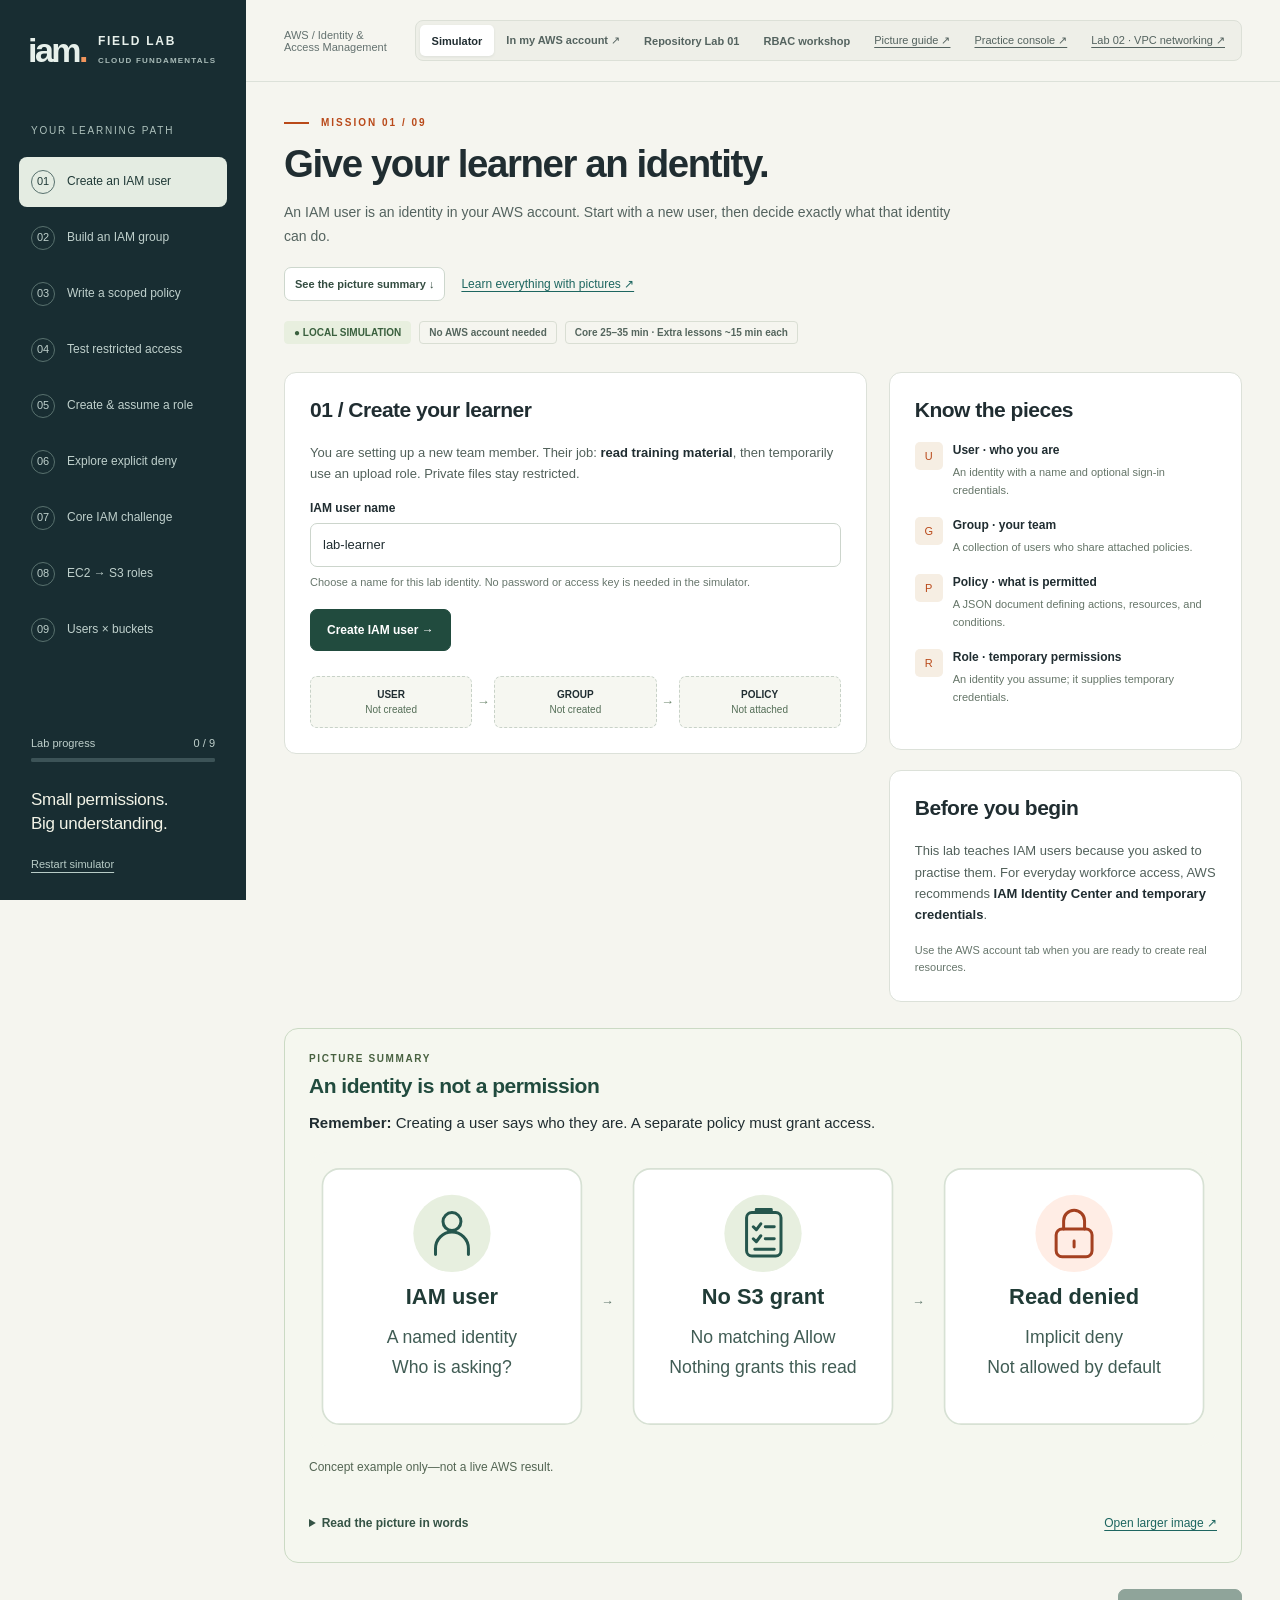
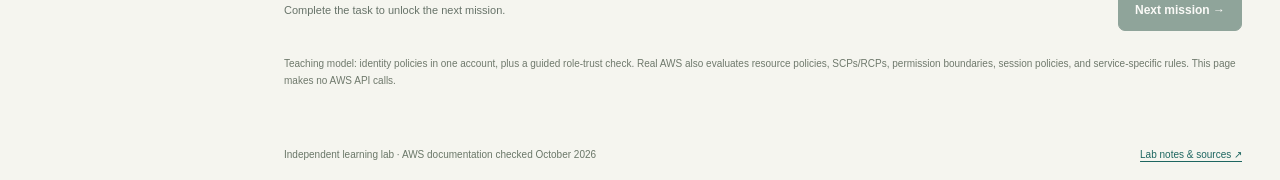
<file: iam-lab/index.html>
<!doctype html>
<html lang="en">
<head>
  <meta charset="utf-8">
  <meta name="viewport" content="width=device-width, initial-scale=1">
  <meta name="color-scheme" content="light">
  <title>IAM Field Lab — Learn by doing</title>
  <link rel="stylesheet" href="styles.css">
  <script src="iam-engine.js" defer></script>
  <script src="visual-summaries.js" defer></script>
  <script src="ec2-lesson.js" defer></script>
  <script src="matrix-lesson.js" defer></script>
  <script src="aws-guide.js" defer></script>
  <script src="repo-engine.js" defer></script>
  <script src="repo-aws.js" defer></script>
  <script src="repo-lesson.js" defer></script>
  <script src="rbac-engine.js" defer></script>
  <script src="rbac-aws.js" defer></script>
  <script src="rbac-lesson.js" defer></script>
  <script src="app.js" defer></script>
</head>
<body>
  <a class="skip-link" href="#main">Skip to lab</a>
  <div class="app-shell">
    <aside class="sidebar">
      <a class="brand" href="index.html" aria-label="IAM Field Lab home"><span class="brand-mark">iam<span>.</span></span><span>FIELD LAB<br><small>CLOUD FUNDAMENTALS</small></span></a>
      <p class="sidebar-label">YOUR LEARNING PATH</p>
      <nav id="mission-nav" aria-label="Lab missions"></nav>
      <div class="sidebar-bottom">
        <div class="progress-caption"><span>Lab progress</span><span id="progress-label">0 / 9</span></div>
        <progress id="progress" max="9" value="0" aria-label="Completed missions"></progress>
        <p>Small permissions.<br>Big understanding.</p>
        <button id="restart" class="quiet-button" type="button">Restart simulator</button>
      </div>
    </aside>
    <div class="workspace">
      <header class="topbar">
        <span class="breadcrumb">AWS / Identity &amp; Access Management</span>
        <div class="mode-switch" role="group" aria-label="Practice mode">
          <button id="simulator-mode" type="button" aria-pressed="true">Simulator</button>
          <button id="aws-mode" type="button" aria-pressed="false">In my AWS account ↗</button>
          <button id="repo-mode" type="button" aria-pressed="false">Repository Lab 01</button>
          <button id="rbac-mode" type="button" aria-pressed="false">RBAC workshop</button>
          <a href="VISUAL-GUIDE.html" target="_blank" rel="noopener">Picture guide ↗</a>
          <a href="CONSOLE.html" target="_blank" rel="noopener">Practice console ↗</a>
          <a href="../vpc-lab/index.html" target="_blank" rel="noopener">Lab 02 · VPC networking ↗</a>
        </div>
      </header>
      <main id="main" tabindex="-1"></main>
      <footer>
        <span>Independent learning lab · AWS documentation checked October 2026</span>
        <a href="README.md" target="_blank" rel="noopener">Lab notes &amp; sources ↗</a>
      </footer>
    </div>
  </div>
  <div id="announcement" class="sr-only" role="status" aria-live="polite"></div>
  <div id="toast" class="toast" role="status" hidden></div>
  <dialog id="reset-dialog">
    <h2>Start a fresh simulator?</h2>
    <p>This clears all simulator progress, including the repository and RBAC tracks. AWS settings and the original/repository checklists are kept. RBAC confirmations reset because its assignments reset.</p>
    <div class="button-row"><button id="cancel-reset" type="button" class="secondary">Keep my progress</button><button id="confirm-reset" type="button" class="primary">Restart simulator</button></div>
  </dialog>
  <noscript>This interactive lab needs JavaScript. Enable it, then reload this page. The AWS walkthrough is also available in AWS-WALKTHROUGH.md.</noscript>
</body>
</html>
</file>
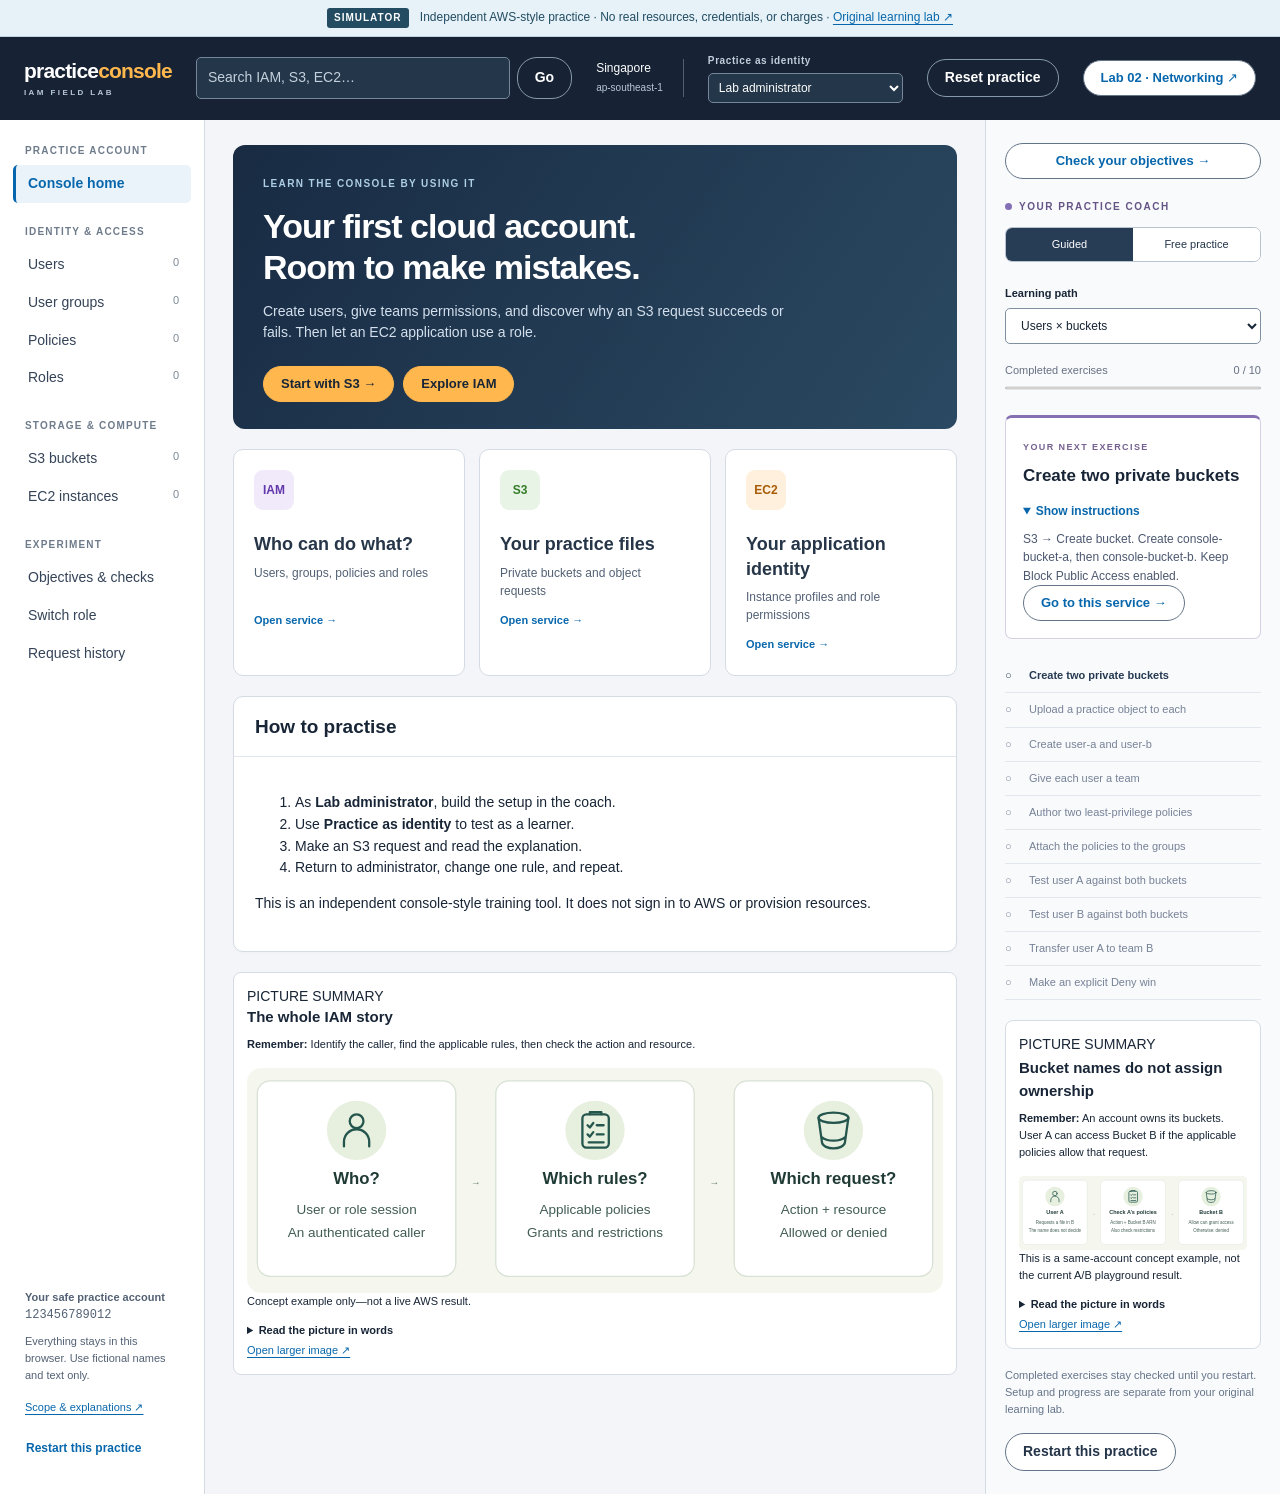
<file: iam-lab/CONSOLE.html>
<!doctype html>
<html lang="en">
<head>
  <meta charset="utf-8">
  <meta name="viewport" content="width=device-width, initial-scale=1">
  <meta name="color-scheme" content="light">
  <meta http-equiv="Content-Security-Policy" content="default-src 'self'; script-src 'self'; style-src 'self'; img-src 'self'; connect-src 'none'; object-src 'none'; base-uri 'none'; form-action 'none'">
  <title>Practice Console — IAM Field Lab</title>
  <link rel="stylesheet" href="console.css">
  <script src="iam-engine.js" defer></script>
  <script src="visual-summaries.js" defer></script>
  <script src="console-engine.js" defer></script>
  <script src="console-objectives.js" defer></script>
  <script src="policy-editor.js" defer></script>
  <script src="console-app.js" defer></script>
</head>
<body>
  <a href="#console-main" class="skip-link">Skip to console</a>
  <div class="simulation-banner"><strong>SIMULATOR</strong> Independent AWS-style practice · No real resources, credentials, or charges · <a href="index.html" target="_blank" rel="noopener">Original learning lab ↗</a></div>
  <header class="console-header">
    <a class="console-brand" href="#home">practice<span>console</span><small>IAM FIELD LAB</small></a>
    <form id="service-search"><label class="sr-only" for="service-query">Find a service</label><input id="service-query" type="search" list="service-list" placeholder="Search IAM, S3, EC2…"><datalist id="service-list"><option value="IAM users"></option><option value="IAM user groups"></option><option value="IAM policies"></option><option value="IAM roles"></option><option value="S3 buckets"></option><option value="EC2 instances"></option></datalist><button type="submit">Go</button></form>
    <span class="region">Singapore<br><small>ap-southeast-1</small></span>
    <div class="identity-control"><label for="identity">Practice as identity</label><select id="identity"></select></div>
    <button type="button" data-action="reset" class="reset-practice">Reset practice</button>
    <a class="button" href="../vpc-lab/index.html" target="_blank" rel="noopener">Lab 02 · Networking ↗</a>
  </header>
  <div id="storage-warning" class="notice warning" role="alert" hidden></div>
  <div class="console-layout">
    <aside class="console-sidebar"><nav id="console-nav" aria-label="Services"></nav><div class="sidebar-note"><strong>Your safe practice account</strong><code>123456789012</code><p>Everything stays in this browser. Use fictional names and text only.</p><a href="CONSOLE-GUIDE.md" target="_blank" rel="noopener">Scope &amp; explanations ↗</a><button id="reset-console" type="button" class="quiet">Restart this practice</button></div></aside>
    <main id="console-main" tabindex="-1"></main>
    <aside id="coach" class="coach" aria-label="Practice coach"></aside>
  </div>
  <div id="console-status" class="toast" role="status" hidden></div>
  <dialog id="editor-dialog" aria-labelledby="editor-title"></dialog>
  <dialog id="result-dialog" aria-labelledby="result-title"></dialog>
  <dialog id="confirm-dialog" aria-labelledby="confirm-title"></dialog>
  <noscript>This local simulator needs JavaScript. Your original lab is unchanged.</noscript>
</body>
</html>
</file>
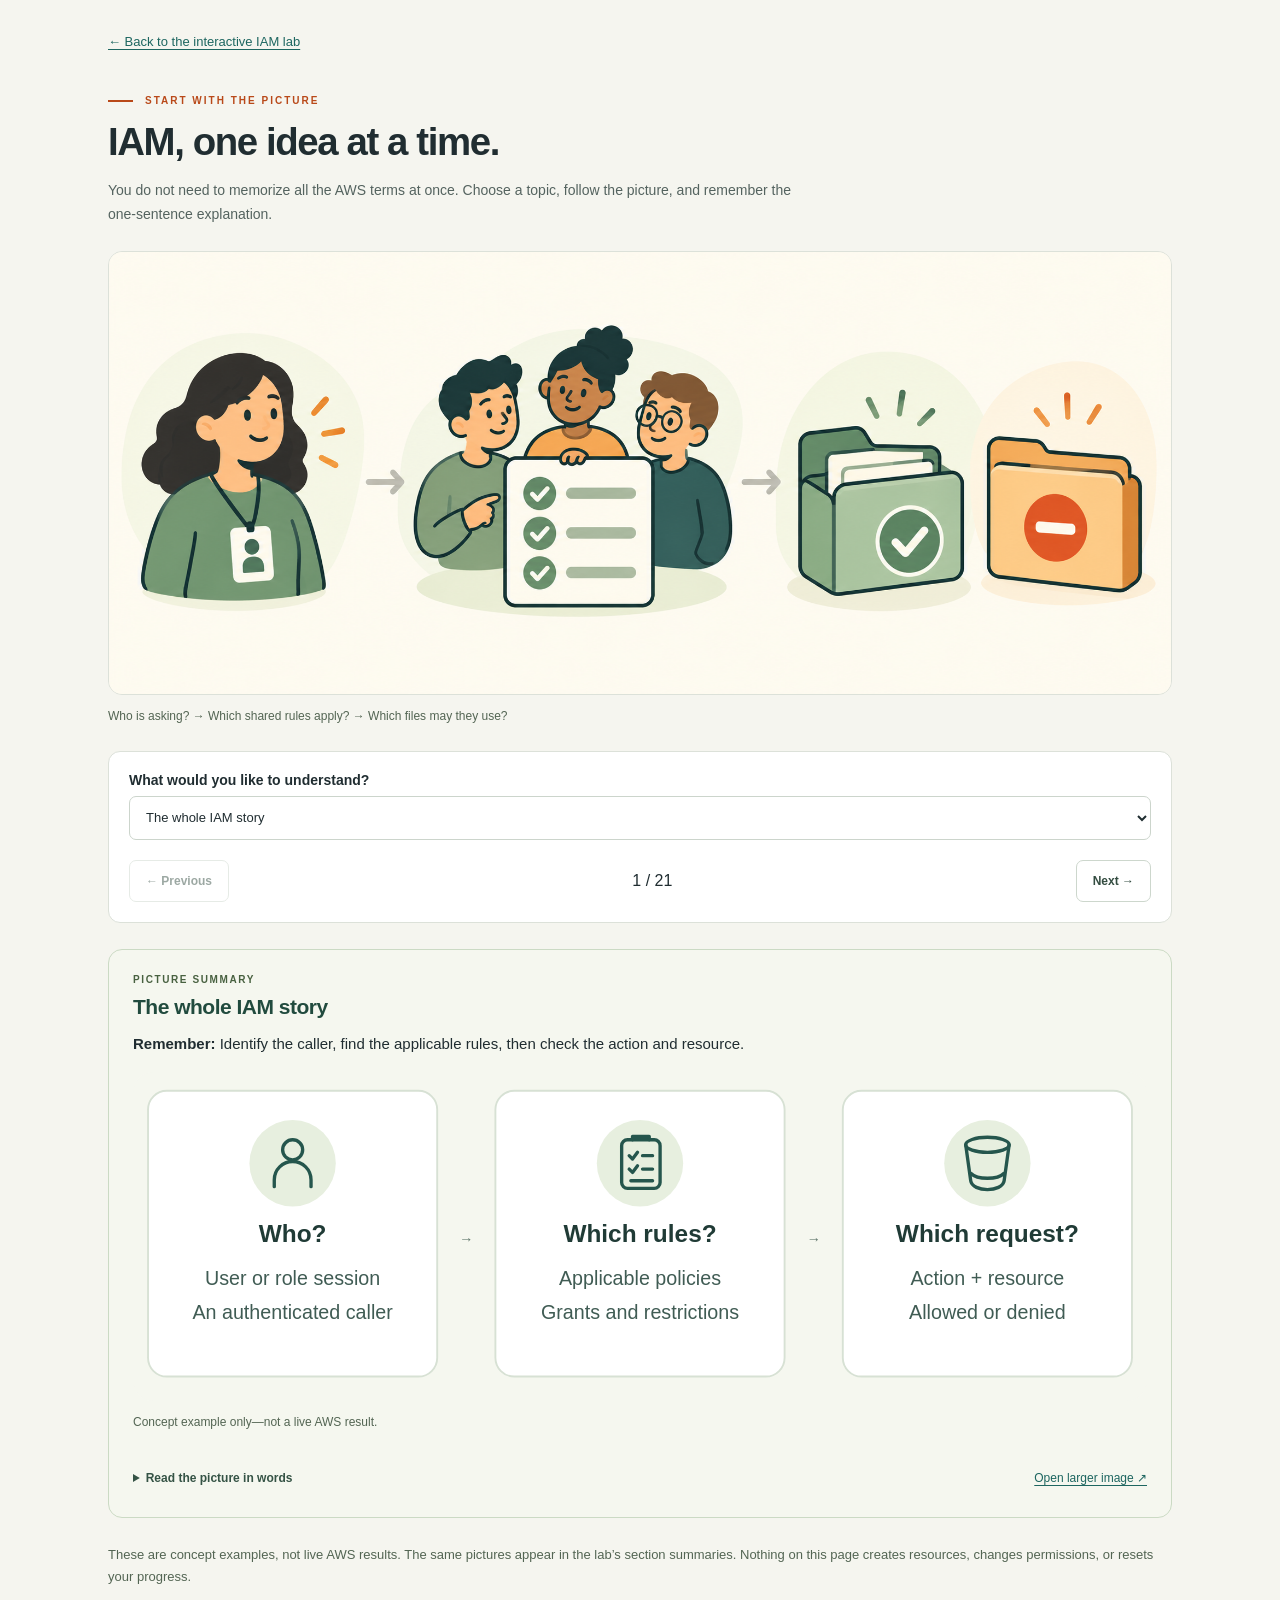
<file: iam-lab/VISUAL-GUIDE.html>
<!doctype html>
<html lang="en">
<head>
  <meta charset="utf-8">
  <meta name="viewport" content="width=device-width, initial-scale=1">
  <meta name="color-scheme" content="light">
  <title>IAM in pictures — IAM Field Lab</title>
  <link rel="stylesheet" href="styles.css">
  <script src="visual-summaries.js" defer></script>
  <script src="visual-guide.js" defer></script>
</head>
<body>
  <main class="picture-guide">
    <a class="guide-home" href="index.html">← Back to the interactive IAM lab</a>
    <header>
      <div class="eyebrow">START WITH THE PICTURE</div>
      <h1>IAM, one idea at a time.</h1>
      <p class="intro">You do not need to memorize all the AWS terms at once. Choose a topic, follow the picture, and remember the one-sentence explanation.</p>
    </header>
    <div id="visual-guide-art"></div>
    <nav class="picture-guide-controls" aria-label="Choose a learning picture">
      <label for="picture-topic">What would you like to understand?</label>
      <select id="picture-topic"></select>
      <div class="button-row"><button type="button" class="secondary" id="previous-picture" aria-label="Previous picture">← Previous</button><span id="picture-count" role="status"></span><button type="button" class="secondary" id="next-picture" aria-label="Next picture">Next →</button></div>
    </nav>
    <div id="picture-content" aria-live="polite"></div>
    <p class="picture-guide-note">These are concept examples, not live AWS results. The same pictures appear in the lab’s section summaries. Nothing on this page creates resources, changes permissions, or resets your progress.</p>
    <noscript>Enable JavaScript to select topics. You can also open the labelled SVG images in assets/visuals directly.</noscript>
  </main>
</body>
</html>
</file>
<file: iam-lab/styles.css>
:root { font-family: Inter, ui-sans-serif, -apple-system, BlinkMacSystemFont, "Segoe UI", sans-serif; color: #202d31; background: #f5f5ef; font-synthesis: none; --accent: #b94919; --ink: #202d31; --muted: #63716f; --line: #dce1d9; --green: #176244; }
* { box-sizing: border-box; }
body { margin: 0; }
button, input, select, textarea { font: inherit; }
button, a, input, select, textarea, summary { -webkit-tap-highlight-color: transparent; }
button, summary { cursor: pointer; }
button { font-weight: 600; }
button:disabled { cursor: not-allowed; opacity: .48; }
a { color: #1d6660; text-underline-offset: 3px; }
button:focus-visible, a:focus-visible, summary:focus-visible, input:focus-visible, select:focus-visible, textarea:focus-visible { outline: 3px solid #cb591f; outline-offset: 4px; }
h1, h2, h3, p { margin-top: 0; }
h1 { font-size: clamp(30px, 3vw, 43px); line-height: 1.13; font-weight: 650; letter-spacing: -1.4px; margin-bottom: 16px; }
h2 { font-size: 21px; letter-spacing: -.5px; margin-bottom: 14px; }
h3 { font-size: 16px; line-height: 1.4; margin-bottom: 10px; }
p, li { line-height: 1.65; }
p { margin-bottom: 16px; }
small { font-size: 12px; }
code, pre, textarea.code-editor { font-family: "SFMono-Regular", Consolas, "Liberation Mono", monospace; }
code { font-size: .9em; overflow-wrap: anywhere; }
p code, li code, td code, label code { background: #edf0e9; border-radius: 4px; padding: 2px 5px; }
pre { margin: 0; padding: 20px; font-size: 12px; line-height: 1.65; overflow: auto; background: #172b31; color: #d9ece3; border-radius: 10px; max-height: 400px; tab-size: 2; }
.app-shell { display: grid; grid-template-columns: 246px minmax(0, 1fr); min-height: 100vh; }
.sidebar { background: #182d32; color: #e7f0eb; padding: 32px 19px 28px; display: flex; flex-direction: column; height: 100vh; position: sticky; top: 0; overflow-y: auto; }
.brand { display: flex; align-items: center; gap: 12px; color: inherit; text-decoration: none; margin: 0 9px 55px; font-size: 12px; font-weight: 650; line-height: 1.5; letter-spacing: 1.7px; }
.brand small { font-size: 8px; color: #a8bbb8; letter-spacing: 1.2px; }
.brand-mark { font-size: 34px; letter-spacing: -2.5px; line-height: 1; }
.brand-mark span { color: #f2955c; }
.sidebar-label { font-size: 10px; letter-spacing: 1.8px; color: #adc1bc; margin: 0 12px 17px; }
#mission-nav { display: grid; gap: 6px; }
.nav-mission { width: 100%; border: 0; text-align: left; color: #bfd0cc; background: transparent; padding: 13px 12px; border-radius: 8px; display: flex; align-items: center; gap: 12px; font-size: 12px; font-weight: 500; line-height: 1.4; }
.nav-mission:hover { background: #253c40; }
.nav-mission[aria-current="step"] { background: #e4ece2; color: #203a37; }
.nav-number { flex: 0 0 24px; font-size: 11px; border: 1px solid #58716e; border-radius: 50%; height: 24px; display: grid; place-items: center; }
.nav-mission.done .nav-number { background: #b3d3b9; border-color: #b3d3b9; color: #18352c; }
.sidebar-bottom { margin: auto 12px 0; padding-top: 46px; }
.progress-caption { display: flex; justify-content: space-between; font-size: 11px; color: #bfd0cc; margin-bottom: 9px; }
progress { width: 100%; border: none; height: 4px; appearance: none; display: block; color: #afd3b5; background: #3c5357; border-radius: 2px; }
progress::-webkit-progress-bar { background: #3c5357; border-radius: 2px; }
progress::-webkit-progress-value { background: #afd3b5; border-radius: 2px; }
progress::-moz-progress-bar { background: #afd3b5; border-radius: 2px; }
.sidebar-bottom p { font-size: 17px; color: #f2f3e7; line-height: 1.4; margin: 26px 0 18px; letter-spacing: -.3px; }
.quiet-button { color: #b8ccc7; border: 0; padding: 0; background: none; font-size: 11px; font-weight: 400; text-decoration: underline; text-underline-offset: 4px; }
.workspace { min-width: 0; }
.topbar { min-height: 82px; padding: 20px 38px; display: flex; align-items: center; justify-content: space-between; gap: 20px; border-bottom: 1px solid var(--line); }
.breadcrumb { color: var(--muted); font-size: 11px; }
.mode-switch { padding: 4px; border: 1px solid #dce0d7; border-radius: 8px; display: flex; background: #eeefe8; flex-shrink: 0; }
.mode-switch button, .mode-switch a { border: 0; color: #54635f; border-radius: 5px; padding: 9px 12px; background: none; font-size: 11px; }
.mode-switch a { align-self: center; }
.mode-switch button[aria-pressed="true"] { color: var(--ink); background: #fff; box-shadow: 0 1px 3px #182d3214; }
.mode-switch { flex-wrap: wrap; max-width: 100%; }
.repo-progress-row { display: flex; gap: 20px; align-items: center; margin: 25px 0 18px; font-size: 12px; color: #4d6556; }
.repo-progress-row progress { max-width: 230px; background: #dce5d9; }
.repo-step-nav { display: flex; flex-wrap: wrap; gap: 8px; margin: 18px 0; }
.rbac-flow { display: flex; align-items: center; flex-wrap: wrap; gap: 15px; margin: 24px 0; font-size: 12px; }
.rbac-flow > span:not([aria-hidden]) { background: #edf2e8; border: 1px solid var(--line); border-radius: 8px; padding: 14px; line-height: 1.8; }
.rbac-roles { display: grid; grid-template-columns: repeat(3, minmax(0, 1fr)); gap: 15px; }
.rbac-role-card { min-width: 0; border: 1px solid var(--line); border-radius: 8px; padding: 16px; }
.rbac-role-card p { font-size: 12px; }
.rbac-role-card pre { margin-top: 12px; font-size: 10px; padding: 12px; }
.rbac-policy-controls { margin-top: 22px; }
.rbac-scenarios [aria-pressed="true"] { border-color: var(--green); background: #e5eedf; }
.rbac-config { display: grid; grid-template-columns: repeat(3, minmax(0, 1fr)); gap: 14px; }
.repo-step-nav [aria-current="step"], .repo-mode-row [aria-pressed="true"] { background: #214b3e; color: #fff; border-color: #214b3e; }
.repo-mode-row { display: flex; flex-wrap: wrap; gap: 8px; margin: 20px 0; }
.repo-config { display: grid; grid-template-columns: repeat(2, minmax(0, 1fr)); gap: 16px; }
.repo-config .form-field:last-child { grid-column: 1 / -1; }
.repo-setup, .repo-preflight, .repo-cleanup, .repo-interview { margin: 20px 0; }
.repo-setup summary, .repo-preflight summary, .repo-cleanup summary, .repo-interview summary { font-size: 15px; }
.repo-setup summary + p { margin-top: 18px; }
.repo-preflight ul, .repo-cleanup ol { font-size: 12px; padding-left: 20px; }
.repo-preflight li, .repo-cleanup li { margin: 10px 0; }
.repo-interview p { font-size: 12px; margin-top: 15px; }
.visual-shortcut { display: flex; flex-wrap: wrap; align-items: center; gap: 16px; margin: 18px 0; font-size: 12px; }
.visual-summary { background: #f5f7ef; border: 1px solid #cbdac4; border-radius: 14px; padding: 24px; margin: 26px 0; scroll-margin-top: 24px; }
.visual-summary-heading .label-kicker { display: block; color: #486140; margin-bottom: 10px; }
.visual-summary-heading h2, .visual-summary-heading h3 { color: #214b3e; margin-bottom: 12px; }
.visual-takeaway { font-size: 15px; line-height: 1.7; max-width: 880px; }
.visual-summary figure { margin: 14px 0 0; }
.visual-summary picture, .visual-summary img { display: block; width: 100%; }
.visual-summary img { height: auto; }
.visual-summary figcaption, .visual-overview-art figcaption { font-size: 12px; color: #536553; line-height: 1.6; margin-top: 12px; }
.visual-summary-links { display: flex; align-items: baseline; justify-content: space-between; flex-wrap: wrap; gap: 16px; font-size: 12px; margin-top: 16px; }
.visual-summary-links > details { flex: 1; min-width: 190px; }
.visual-summary-links summary { font-size: 12px; }
.visual-summary-links ol { padding-left: 20px; max-width: 680px; }
.visual-summary-links li { margin: 9px 0; }
.visual-summary-compact { padding: 18px; margin: 24px 0 10px; }
.visual-summary-compact h3 { font-size: 20px; }
.visual-summary-compact .visual-takeaway { font-size: 14px; }
.visual-summary:focus-visible { outline: 3px solid #cb591f; outline-offset: 3px; }
.visual-overview-art { margin: 24px 0; }
.visual-overview-art img { display: block; width: 100%; height: auto; border-radius: 14px; border: 1px solid var(--line); }
.picture-guide { max-width: 1120px; padding: 32px 28px; margin: auto; }
.picture-guide header { margin: 20px 0; }
.picture-guide .guide-home { display: inline-block; font-size: 13px; margin-bottom: 26px; }
.picture-guide-controls { background: #fff; border: 1px solid var(--line); padding: 20px; border-radius: 12px; }
.picture-guide-controls label { font-size: 14px; }
.picture-guide-controls .button-row { justify-content: space-between; }
.picture-guide-note { font-size: 13px; color: #536553; margin-top: 24px; }
main { padding: 35px 38px 24px; max-width: 1380px; margin: 0 auto; }
.eyebrow { font-size: 10px; font-weight: 700; letter-spacing: 2px; color: var(--accent); margin-bottom: 14px; display: flex; align-items: center; gap: 12px; }
.eyebrow::before { content: ""; width: 25px; height: 2px; background: currentColor; }
.intro { max-width: 690px; color: #54635f; font-size: 14px; line-height: 1.7; }
.intro strong { color: var(--ink); font-weight: 600; }
.meta-row { display: flex; flex-wrap: wrap; gap: 8px; margin: 20px 0 28px; }
.chip { display: inline-flex; align-items: center; gap: 6px; border: 1px solid #d9ded3; border-radius: 4px; padding: 5px 9px; color: #55665e; font-size: 10px; font-weight: 600; }
.chip.live { background: #e8efdf; border-color: #e8efdf; color: #3a603e; }
.lab-grid { display: grid; grid-template-columns: minmax(0, 1.65fr) minmax(250px, 1fr); align-items: start; gap: 22px; }
.panel { background: #fff; border: 1px solid var(--line); border-radius: 12px; padding: 25px; min-width: 0; }
.panel + .panel { margin-top: 20px; }
.panel-title { display: flex; justify-content: space-between; align-items: center; gap: 12px; margin-bottom: 20px; }
.panel-title h2, .panel-title h3 { margin: 0; }
.panel-title span { font-size: 10px; color: var(--muted); }
.label-kicker { font-size: 10px; color: var(--muted); font-weight: 600; letter-spacing: 1.6px; margin-bottom: 12px; }
.lesson-copy { font-size: 13px; color: #52615b; }
.lesson-copy strong { color: var(--ink); }
.form-field { margin-bottom: 18px; }
label, legend { display: block; font-size: 12px; font-weight: 600; margin-bottom: 8px; }
input[type="text"], select { padding: 12px; width: 100%; border: 1px solid #ccd5cc; border-radius: 7px; color: var(--ink); background: #fff; min-height: 44px; font-size: 13px; }
input[readonly] { background: #f5f6f1; color: #63716b; }
.help { font-size: 11px; color: #67766c; line-height: 1.55; margin: 7px 0 0; }
.button-row { display: flex; gap: 10px; flex-wrap: wrap; align-items: center; margin-top: 20px; }
.primary, .secondary, .text-button { border-radius: 7px; padding: 12px 16px; font-size: 12px; min-height: 42px; }
.primary { background: #214b3e; color: #fff; border: 1px solid #214b3e; }
.primary:hover { background: #153d30; }
.secondary { background: #fff; color: #334c40; border: 1px solid #cdd7cd; }
.secondary:hover { background: #edf2e9; }
.text-button { border: 0; background: transparent; color: #315b45; padding-left: 0; text-decoration: underline; text-underline-offset: 3px; }
.small-button { padding: 8px 10px; min-height: 34px; font-size: 11px; }
.callout { border-left: 3px solid #dda261; background: #f6f1e4; padding: 14px 16px; font-size: 12px; line-height: 1.7; border-radius: 0 7px 7px 0; margin: 20px 0; }
.callout.success { border-color: #52946c; background: #edf5ee; }
.callout.error { border-color: #b75444; background: #fcf0ed; }
.callout p:last-child { margin: 0; }
.identity-map { display: grid; grid-template-columns: 1fr 22px 1fr 22px 1fr; align-items: center; margin: 25px 0 0; }
.map-node { padding: 12px 5px; border-radius: 7px; border: 1px dashed #c8d2c8; background: #f6f7f1; text-align: center; min-width: 0; }
.map-node.active { background: #edf4e7; border-style: solid; border-color: #c0d3b7; }
.map-node b { display: block; font-size: 10px; margin-bottom: 4px; }
.map-node span { font-size: 10px; color: #546e57; display: block; overflow-wrap: anywhere; }
.map-arrow { text-align: center; color: #6f8970; font-size: 13px; }
.concept-item { display: grid; grid-template-columns: 28px 1fr; gap: 10px; margin: 18px 0; }
.concept-number { font-size: 11px; color: var(--accent); background: #f6eee3; border-radius: 5px; height: 28px; display: grid; place-items: center; }
.concept-item h3 { font-size: 12px; margin: 0 0 4px; }
.concept-item p { font-size: 11px; line-height: 1.65; color: #657568; margin: 0; }
.check-label { display: flex; align-items: flex-start; gap: 10px; font-size: 12px; line-height: 1.6; font-weight: 400; padding: 12px; border: 1px solid #d8e0d5; border-radius: 7px; margin-bottom: 10px; }
.check-label input { margin: 3px 0 0; flex: 0 0 auto; accent-color: #2d674b; height: 15px; width: 15px; }
.check-label:has(input:checked) { background: #f0f6ec; border-color: #b8cdb0; }
.code-editor { display: block; resize: vertical; border: 1px solid #3c575e; border-radius: 8px; width: 100%; min-height: 295px; padding: 17px; background: #172b31; color: #def1e6; font-size: 12px; line-height: 1.65; tab-size: 2; }
.policy-anatomy { display: grid; grid-template-columns: 85px 1fr; gap: 10px; font-size: 11px; margin: 16px 0; line-height: 1.7; }
.policy-anatomy dt { font-family: monospace; color: #204c3c; }
.policy-anatomy dd { margin: 0; color: #677269; }
.result { margin-top: 20px; border: 1px solid #cfdcce; border-radius: 9px; padding: 20px; background: #f2f7ef; }
.result.denied { background: #faf1eb; border-color: #e4cdbd; }
.result h3 { font-size: 19px; margin: 0 0 8px; }
.result p { font-size: 12px; margin-bottom: 10px; }
.trace { padding: 0; margin: 15px 0 0; list-style: none; border-top: 1px solid #d9dfd3; }
.trace li { padding-top: 9px; font-size: 11px; color: #586651; overflow-wrap: anywhere; }
.trace strong { font-weight: 600; color: #2c4936; }
.request-grid { display: grid; grid-template-columns: 1fr 1fr; gap: 14px; }
.request-grid .wide { grid-column: 1 / -1; }
.request-grid .form-field { margin-bottom: 0; }
.preset-list { display: flex; flex-wrap: wrap; gap: 6px; margin: 15px 0; }
.preset { background: #f2f4ed; color: #52684f; border: 1px solid #dce4d6; font-size: 10px; padding: 7px 9px; border-radius: 5px; }
.checklist { list-style: none; padding: 0; margin: 18px 0 0; }
.checklist li { display: flex; gap: 9px; font-size: 12px; margin: 11px 0; line-height: 1.6; }
.check-symbol { color: #2e694b; font-weight: 650; }
.next-row { margin: 25px 0 0; display: flex; align-items: center; gap: 16px; justify-content: space-between; }
.next-row p { font-size: 11px; color: #677369; margin: 0; }
.next-row .primary { flex-shrink: 0; }
details { margin-top: 16px; font-size: 12px; }
summary { line-height: 1.6; font-weight: 600; color: #355345; padding: 5px 0; }
details > p { font-size: 12px; margin: 10px 0; }
details pre { margin-top: 12px; }
.limits { font-size: 10px; color: #6f796c; margin-top: 25px; line-height: 1.65; }
.session-tag { display: inline-block; font-size: 11px; border-radius: 5px; padding: 6px 10px; background: #e5eedf; color: #3c623a; }
.ec2-flow { display: grid; grid-template-columns: repeat(3, minmax(0, 1fr)); gap: 10px; margin: 20px 0; }
.ec2-flow .map-node { padding: 14px 8px; }
.ec2-flow .map-node b { font-size: 11px; }
.ec2-flow .map-node span { line-height: 1.6; }
.ec2-step { padding: 18px 0; border-bottom: 1px solid var(--line); }
.ec2-step:first-child { padding-top: 0; }
.ec2-step:last-child { border-bottom: 0; padding-bottom: 0; }
.ec2-step h3 { font-size: 13px; }
.ec2-step .form-field, .ec2-step .check-label { margin-bottom: 0; }
.ec2-step .help { margin-bottom: 10px; }
.ec2-terms { margin-bottom: 22px; }
.ec2-terms table { margin: 0; }
.ec2-terms td:first-child { min-width: 90px; font-weight: 600; }
.ec2-steps { padding-left: 18px; font-size: 12px; }
.ec2-steps li { margin-bottom: 12px; }
.ec2-principal { font-size: 11px; overflow-wrap: anywhere; }
.aws-extension { margin: 20px 0; }
.aws-extension .command-note { margin-top: 15px; }
.matrix-recipes { margin: 16px 0; }
.access-matrix { table-layout: fixed; min-width: 460px; }
.access-matrix caption { text-align: left; font-size: 11px; color: var(--muted); padding: 10px 0; }
.access-matrix th, .access-matrix td { padding: 12px 6px; }
.matrix-bucket-name { display: block; font-size: 10px; font-weight: 400; letter-spacing: 0; text-transform: none; overflow-wrap: anywhere; margin-top: 5px; }
.matrix-cell { width: 100%; padding: 12px 6px; border: 1px solid var(--line); background: #fafbf7; border-radius: 7px; text-align: left; font-size: 11px; min-height: 76px; }
.matrix-cell:hover { border-color: #738e74; background: #f0f5eb; }
.matrix-cell small { display: block; font-size: 9px; margin-top: 7px; color: #54635f; }
.matrix-decision { display: inline-block; font-weight: 650; font-size: 11px; }
.matrix-decision.allowed { color: #176244; }
.matrix-decision.implicitDeny { color: #8b541c; }
.matrix-decision.explicitDeny { color: #9f3528; }
.matrix-controls { display: grid; grid-template-columns: repeat(2, minmax(0, 1fr)); gap: 18px; }
.matrix-user-controls { border: 1px solid var(--line); border-radius: 9px; padding: 16px; margin: 0; min-width: 0; }
.matrix-user-controls legend { padding: 0 5px; font-size: 12px; }
.matrix-user-controls .check-label { font-size: 11px; padding: 10px; }
.matrix-grant { margin-top: 18px; }
.matrix-grant select { margin-bottom: 8px; font-size: 12px; }
.matrix-trace { border-top: 1px solid var(--line); padding: 10px 0; }
.matrix-trace summary { font-size: 12px; }
.matrix-aws-config { display: grid; grid-template-columns: repeat(3, minmax(0, 1fr)); gap: 14px; }
#aws-matrix-extension h3 { margin-top: 25px; }
#aws-matrix-extension > .check-label { margin: 20px 0; }
.quiz-question { border: 0; margin: 0 0 25px; padding: 0; }
.quiz-question legend { font-size: 13px; line-height: 1.6; margin-bottom: 10px; }
.quiz-question .check-label { font-size: 11px; padding: 9px 12px; }
.quiz-question .correct { border-color: #72a582; }
.quiz-question .incorrect { border-color: #b98071; }
.quiz-feedback { font-size: 12px; background: #f2f5ed; padding: 12px; border-radius: 6px; line-height: 1.7; }
.completion { background: #214b3e; color: #edf4e6; padding: 28px; border-radius: 12px; margin: 20px 0; }
.completion p { font-size: 13px; margin-bottom: 0; }
.completion h2 { font-size: 28px; }
.aws-intro { max-width: 830px; }
.aws-config { display: grid; grid-template-columns: 1fr 1.6fr; gap: 18px; }
.aws-step { padding: 22px 24px; }
.aws-step summary { font-size: 16px; padding: 0; }
.aws-step summary small { font-size: 10px; color: #687766; font-weight: 400; margin-left: 8px; }
.aws-step ol { padding-left: 20px; font-size: 13px; line-height: 1.7; }
.aws-step ol li { margin: 10px 0; }
.aws-step .complete-step { margin: 20px 0 0; }
.aws-step .check-label { margin-bottom: 0; }
.aws-step p { font-size: 12px; }
.code-block { margin: 15px 0; }
.code-block .panel-title { margin-bottom: 8px; }
.code-block h3 { font-size: 12px; }
.table-wrap { overflow-x: auto; }
table { border-collapse: collapse; width: 100%; margin: 18px 0; font-size: 12px; }
th, td { text-align: left; border-bottom: 1px solid var(--line); padding: 12px 10px; vertical-align: top; line-height: 1.6; }
th { color: #566851; font-size: 10px; text-transform: uppercase; letter-spacing: .7px; }
.aws-notes { display: flex; align-items: center; justify-content: space-between; flex-wrap: wrap; gap: 10px; margin: 20px 0; }
.aws-notes p { font-size: 11px; margin: 0; color: #61705e; }
.source-list { padding-left: 20px; font-size: 12px; }
.source-list li { margin: 7px 0; }
footer { display: flex; align-items: center; justify-content: space-between; gap: 15px; padding: 20px 38px; font-size: 10px; color: #6a7768; }
footer a { flex-shrink: 0; }
.toast { position: fixed; bottom: 24px; left: 50%; transform: translateX(-50%); background: #203e33; color: #fff; padding: 12px 20px; border-radius: 7px; box-shadow: 0 5px 25px #203e3325; font-size: 12px; z-index: 10; max-width: 90vw; }
.sr-only { position: absolute; width: 1px; height: 1px; padding: 0; margin: -1px; overflow: hidden; clip: rect(0, 0, 0, 0); white-space: nowrap; border: 0; }
.skip-link { position: absolute; top: -70px; left: 16px; z-index: 100; padding: 12px; background: #fff; }
.skip-link:focus { top: 10px; }
dialog { border: 1px solid var(--line); border-radius: 12px; padding: 28px; max-width: 460px; width: calc(100% - 40px); }
dialog::backdrop { background: #12282999; }
dialog p { font-size: 13px; color: var(--muted); }
[hidden] { display: none !important; }
@media (min-width: 1500px) { main { padding-top: 48px; } .lab-grid { gap: 28px; } .panel { padding: 30px; } }
@media (max-width: 1100px) {
  .app-shell { grid-template-columns: 215px minmax(0, 1fr); }
  .topbar, footer { padding-left: 25px; padding-right: 25px; }
  main { padding-left: 25px; padding-right: 25px; }
  .lab-grid { grid-template-columns: minmax(0, 1fr); }
  .side-notes { display: grid; grid-template-columns: 1fr 1fr; gap: 20px; align-items: start; }
  .side-notes > .panel + .panel { margin-top: 0; }
  .breadcrumb { display: none; }
  .topbar { justify-content: flex-end; }
}
@media (max-width: 700px) {
  .app-shell { display: block; }
  .sidebar { position: static; height: auto; padding: 18px 18px 14px; }
  .brand { margin: 0 0 18px; }
  .brand-mark { font-size: 28px; }
  .sidebar-label, .sidebar-bottom { display: none; }
  #mission-nav { display: flex; gap: 5px; overflow-x: auto; padding-bottom: 4px; }
  .nav-mission { flex: 0 0 41px; width: 41px; padding: 8px; }
  .nav-mission .nav-name { display: none; }
  .topbar { min-height: 64px; padding: 12px 18px; justify-content: flex-start; }
  main { padding: 28px 18px 15px; }
  h1 { font-size: 33px; }
  .panel { padding: 20px; }
  .side-notes, .aws-config, .request-grid, .matrix-controls, .matrix-aws-config, .repo-config, .rbac-roles, .rbac-config { grid-template-columns: 1fr; }
  .repo-progress-row { flex-direction: column; align-items: flex-start; gap: 10px; }
  .request-grid .wide { grid-column: auto; }
  .next-row { align-items: flex-start; flex-direction: column; gap: 12px; }
  footer { padding: 20px 18px; flex-direction: column; align-items: flex-start; line-height: 1.6; }
  .mode-switch button { padding: 8px 10px; }
  .visual-summary, .visual-summary-compact { padding: 14px; }
  .visual-summary picture { max-width: 440px; margin: auto; }
  .visual-summary-links { align-items: flex-start; flex-direction: column; }
  .visual-summary-links > details { min-width: 0; }
  .visual-takeaway, .visual-summary-compact .visual-takeaway { font-size: 15px; }
  .picture-guide { padding: 24px 16px; }
  .aws-step { padding: 20px; }
  .aws-step summary { font-size: 14px; }
}
@media (prefers-reduced-motion: no-preference) { button { transition: background-color .15s, border-color .15s; } }
@media print {
  .sidebar, .topbar, footer, .button-row, .mode-switch, .toast, .complete-step, .next-row { display: none; }
  .app-shell, .workspace { display: block; }
  main { max-width: none; padding: 0; }
  body { background: #fff; }
  details { break-inside: avoid; }
  pre { white-space: pre-wrap; background: #f4f4f4; color: #111; max-height: none; }
}
</file>
<file: iam-lab/console.css>
:root{font-family:Arial,Helvetica,sans-serif;color:#182536;background:#f3f5f8;font-synthesis:none;--navy:#172334;--blue:#0867ac;--muted:#536174;--border:#d4dbe3;--orange:#ffad32}
*{box-sizing:border-box}body{margin:0;font-size:14px;line-height:1.55}button,input,select,textarea{font:inherit}button,a,input,select,textarea{touch-action:manipulation}a{color:var(--blue);text-underline-offset:3px}button{cursor:pointer;border:1px solid #647487;border-radius:20px;background:#fff;color:#243449;font-weight:700;padding:7px 17px}button:hover{background:#edf5fc;border-color:var(--blue)}button:disabled{cursor:not-allowed;opacity:.55}button.primary{background:var(--orange);color:#182536;border-color:var(--orange)}button.primary:hover{background:#ffbf60}button.danger{color:#a32121;border-color:#bd5555}button.quiet{background:transparent;border-color:transparent;padding:7px 0;color:var(--blue);text-align:left}input:not([type=checkbox]),select,textarea{width:100%;padding:9px 11px;border:1px solid #8090a2;border-radius:5px;background:#fff;color:#182536;min-width:0}input[type=checkbox]{width:17px;height:17px;accent-color:var(--blue);flex-shrink:0}textarea{font-family:ui-monospace,SFMono-Regular,Consolas,monospace;font-size:12px;line-height:1.6;resize:vertical}label{display:block;font-weight:700}label small,.help{display:block;color:var(--muted);font-weight:400;font-size:12px;margin:4px 0 8px}code,pre{font-family:ui-monospace,SFMono-Regular,Consolas,monospace;font-size:12px}code{overflow-wrap:anywhere}pre{white-space:pre-wrap;overflow-wrap:anywhere;background:#f2f5f8;border:1px solid var(--border);padding:16px;border-radius:7px;max-height:320px;overflow:auto}h1{font-size:29px;letter-spacing:-.7px;line-height:1.2;margin:9px 0}h2{font-size:19px;line-height:1.35;margin:0}h3{font-size:15px;margin:0 0 8px}p{margin:8px 0 15px}small{font-size:12px}ul{padding-left:20px}:focus-visible{outline:3px solid #1887cb;outline-offset:3px}.sr-only{position:absolute;width:1px;height:1px;clip:rect(0,0,0,0);overflow:hidden}.skip-link{position:fixed;left:12px;top:-60px;background:white;padding:10px;z-index:100}.skip-link:focus{top:12px}[hidden]{display:none!important}
.simulation-banner{background:#e6f2f7;border-bottom:1px solid #bdd4e0;padding:8px 24px;text-align:center;font-size:12px;color:#234c63}.simulation-banner strong{display:inline-block;background:#234c63;color:white;border-radius:3px;font-size:10px;letter-spacing:1px;padding:2px 7px;margin-right:8px}.simulation-banner a{white-space:nowrap}.console-header{background:var(--navy);color:#fff;display:flex;align-items:center;gap:24px;padding:15px 24px;min-height:83px}.console-brand{color:#fff;text-decoration:none;font-weight:800;font-size:21px;letter-spacing:-.8px;line-height:1}.console-brand span{color:#ffb74e}.console-brand small{display:block;font-size:8px;letter-spacing:2.4px;color:#b7c7d8;margin-top:8px}.console-header form{display:flex;max-width:510px;flex:1;gap:7px}.console-header form input{background:#243649;color:white;border-color:#758698}.console-header form input::placeholder{color:#c4d0dd}.console-header form button{color:#fff;background:transparent;border-color:#879aad}.region{margin-left:auto;font-size:12px;border-right:1px solid #506071;padding-right:20px;white-space:nowrap}.region small{color:#b9c7d7;font-size:10px}.identity-control{min-width:195px;max-width:260px}.identity-control label{font-size:10px;letter-spacing:.6px;margin-bottom:4px;color:#c2cedb}.identity-control select{background:#243649;border-color:#758698;color:#fff;font-size:12px;padding:6px}
.console-layout{display:grid;grid-template-columns:205px minmax(0,1fr) 295px;min-height:calc(100vh - 121px)}.console-sidebar{background:#fff;border-right:1px solid var(--border);padding:23px 13px;display:flex;flex-direction:column}.nav-title{font-size:10px;font-weight:800;letter-spacing:1.2px;color:#6e7b8b;margin:21px 12px 7px}.nav-title:first-child{margin-top:0}.console-sidebar nav a{display:flex;gap:9px;padding:8px 12px;border-radius:5px;text-decoration:none;font-weight:500;color:#344357;border-left:3px solid transparent}.console-sidebar nav a.active{background:#eaf3fa;border-left-color:var(--blue);color:var(--blue);font-weight:700}.nav-count{margin-left:auto;color:#7c8996;font-size:11px}.sidebar-note{margin-top:auto;padding:35px 12px 5px;font-size:11px;color:var(--muted)}.sidebar-note strong,.sidebar-note code{display:block}.sidebar-note p{margin-top:8px}.sidebar-note button{display:block;margin-top:15px;font-size:12px}#console-main{padding:25px 28px 60px;min-width:0;outline:none}.breadcrumbs{font-size:11px;color:#69768a;margin-bottom:19px;display:flex;gap:9px;flex-wrap:wrap}.page-heading{display:flex;gap:16px;align-items:center;justify-content:space-between;margin-bottom:23px}.page-heading p{color:var(--muted);margin:8px 0 0;max-width:630px}.page-heading h1{overflow-wrap:anywhere}.eyebrow{font-size:10px;font-weight:700;letter-spacing:1.4px;color:var(--blue)}.panel{background:#fff;border:1px solid var(--border);border-radius:10px;margin:20px 0;box-shadow:0 2px 3px #18253604;overflow:hidden}.panel-header{padding:17px 21px;border-bottom:1px solid #e1e6ed;display:flex;align-items:center;justify-content:space-between;gap:12px}.panel-body{padding:21px}.panel>table{border-radius:0}.hero{padding:27px 30px;background:linear-gradient(125deg,#182b43,#2b4962);color:#fff;border-radius:12px;position:relative;overflow:hidden}.hero .eyebrow{color:#adcee4}.hero h1{max-width:520px;font-size:34px;letter-spacing:-1px;margin:13px 0}.hero p{max-width:550px;color:#d4e0ed}.hero .buttons{margin-top:22px}.hero a.button{color:#182536;background:#ffb74e;border-color:#ffb74e}.service-grid{display:grid;grid-template-columns:repeat(3,minmax(0,1fr));gap:14px;margin-top:20px}.service-card{background:white;border:1px solid var(--border);border-radius:10px;padding:20px;text-decoration:none;color:#263648;transition:transform .12s}.service-card:hover{transform:translateY(-2px);border-color:#2288c5}.service-icon{display:grid;place-items:center;width:40px;height:40px;border-radius:9px;background:#f0eafb;color:#6338ab;font-weight:800;margin-bottom:22px;font-size:12px}.service-card:nth-child(2) .service-icon{background:#e8f4e6;color:#357c28}.service-card:nth-child(3) .service-icon{background:#fff0dd;color:#a85c05}.service-card h2{font-size:18px}.service-card p{color:var(--muted);font-size:12px;min-height:38px;margin:7px 0}.service-card small{font-size:11px;color:var(--blue);font-weight:700}.stats{display:flex;gap:30px;flex-wrap:wrap}.stats strong{font-size:25px;display:block;font-weight:500}.stats span{font-size:12px;color:var(--muted)}.notice{border-left:4px solid #1384b9;background:#eef7fc;border-radius:4px;padding:13px 16px;margin:16px 0;color:#274b63;font-size:12px}.notice.warning{background:#fff7e8;border-color:#c78017;color:#744c10}.notice.error{background:#fff0ef;border-color:#c43b3b;color:#872b2b}.notice.success{background:#eaf7ed;border-color:#309048;color:#235e35}.empty{text-align:center;color:var(--muted);padding:44px 24px}.empty h3{font-size:17px;color:#344357}.empty p{max-width:450px;margin:7px auto 19px}.table-scroll{overflow:auto}table{width:100%;border-collapse:collapse;text-align:left}th{font-size:11px;color:#59687a;background:#fafbfd;white-space:nowrap}th,td{padding:12px 20px;border-bottom:1px solid #e4e8ef}td{font-size:12px;overflow-wrap:anywhere}tbody tr:last-child td{border-bottom:0}tbody tr:hover{background:#fbfcfe}.table-filter{padding:14px 20px;border-bottom:1px solid #e4e8ef}.table-filter input{max-width:370px;font-size:12px}.link-button{background:none;border:none;padding:0;color:var(--blue);text-align:left;border-radius:2px;font-weight:600;text-decoration:underline}.link-button:hover{background:transparent}.pill{display:inline-block;background:#edf2f7;border-radius:4px;padding:3px 8px;font-size:10px;color:#4b5d71;white-space:nowrap}.pill.green{background:#e8f4eb;color:#27763b}.pill.orange{background:#fff1dc;color:#976005}.buttons{display:flex;align-items:center;gap:9px;flex-wrap:wrap;margin-top:18px}.button{display:inline-block;text-decoration:none;border:1px solid #647487;border-radius:20px;padding:7px 17px;font-weight:700;font-size:13px;background:white}.field{margin-bottom:19px}.field:last-child{margin-bottom:0}.field-grid{display:grid;grid-template-columns:1fr 1fr;gap:18px}.check-list{border:1px solid var(--border);border-radius:6px;max-height:215px;overflow:auto}.check-row{display:flex;align-items:center;gap:10px;padding:10px 12px;font-size:12px;font-weight:400;border-bottom:1px solid #e6ebf0;overflow-wrap:anywhere}.check-row:last-child{border-bottom:0}.check-row small{color:var(--muted)}.check-row>span{min-width:0}.inline-form{display:flex;align-items:end;gap:10px;flex-wrap:wrap}.inline-form label{flex:1;min-width:160px;font-size:12px}.inline-form button{margin-bottom:1px}.metadata{display:grid;grid-template-columns:1fr 1fr;gap:15px;font-size:12px}.metadata dt{color:var(--muted);margin-bottom:4px}.metadata dd{margin:0;overflow-wrap:anywhere}.flow{display:flex;align-items:center;justify-content:center;flex-wrap:wrap;gap:12px;margin:15px 0;padding:20px;background:#f5f8fb;border-radius:7px;font-size:12px}.flow strong{max-width:150px;overflow-wrap:anywhere}.flow span{color:#6485a1}.danger-zone{margin-top:28px;border-top:1px solid var(--border);padding-top:18px}.danger-zone summary{color:#8b3030;font-size:12px;cursor:pointer}details summary{cursor:pointer;font-weight:700}details>p{font-size:12px}.result-heading{display:flex;gap:14px;align-items:center;margin:12px 0 20px}.result-symbol{font-size:22px;background:#e8f5ec;color:#267b3d;border-radius:50%;width:44px;height:44px;display:grid;place-items:center;flex-shrink:0}.result-symbol.denied{background:#fbe9e7;color:#b4332d}.trace{list-style:none;padding:0;margin:10px 0}.trace li{padding:10px 12px;background:#f6f8fb;border-left:3px solid #c7d0dc;margin:6px 0;font-size:12px;overflow-wrap:anywhere}.trace li.match{border-color:#2f8a4b;background:#eff8f0}.trace li.deny{border-color:#c03939;background:#fff0ee}.trace small{display:block;color:var(--muted)}
.coach{background:#f9fafc;border-left:1px solid var(--border);padding:23px 19px}.coach-label{font-size:10px;letter-spacing:1.5px;color:#655486;font-weight:800;display:flex;align-items:center;gap:7px;margin:0 0 13px}.coach-label::before{content:"";width:7px;height:7px;background:#8470b5;border-radius:50%}.segmented{display:flex;border:1px solid #b8c3cf;border-radius:7px;overflow:hidden;margin-bottom:23px}.segmented button{border:0;border-radius:0;flex:1;padding:8px 5px;font-size:11px;font-weight:500}.segmented button[aria-pressed=true]{background:#273d56;color:white}.coach label{font-size:11px;margin-bottom:6px}.coach select{font-size:12px}.coach-progress{display:flex;justify-content:space-between;font-size:11px;margin:18px 0 6px;color:#657082}.coach progress{width:100%;height:6px;accent-color:#6b57a1;display:block;margin-bottom:24px}.task-card{background:white;border:1px solid #d6d0e5;border-top:3px solid #8670b2;border-radius:7px;padding:17px}.task-card .eyebrow{color:#74618f;font-size:9px}.task-card h2{font-size:17px;margin:8px 0 14px}.task-card button{font-size:12px;width:100%;margin-top:16px}.task-card summary{font-size:12px;color:var(--blue)}.task-card p{font-size:12px;color:#4c5870;margin:9px 0 0}.step-list{padding:0;list-style:none;margin:20px 0;font-size:11px}.step-list li{display:flex;gap:9px;color:#768297;padding:8px 0;border-bottom:1px solid #e2e6ed}.step-list li.done{color:#2f7445}.step-list li.current{color:#253951;font-weight:700}.step-list span{min-width:15px}.coach-note{font-size:11px;color:#65758a;margin-top:18px}.visual-summary{margin-top:20px;border:1px solid #d6dce5;border-radius:8px;background:white;overflow:hidden;padding:13px}.visual-summary h2,.visual-summary h3{font-size:15px}.visual-summary p,.visual-summary summary,.visual-summary li,.visual-summary figcaption{font-size:11px}.visual-summary figure{margin:12px 0}.visual-summary img{display:block;width:100%;height:auto}.visual-summary details{margin-top:8px}.visual-summary .eyebrow{font-size:9px}.visual-summary a{font-size:11px}.visual-summary .visual-remember{color:#314861}.coach .visual-summary picture source{display:none}
dialog{width:min(740px,calc(100% - 32px));max-height:90vh;border:1px solid #c5cfdb;border-radius:12px;box-shadow:0 25px 100px #14223855;padding:0;color:#182536}dialog::backdrop{background:#15273c88;backdrop-filter:blur(2px)}.dialog-header{padding:22px 25px;border-bottom:1px solid var(--border);display:flex;justify-content:space-between;align-items:center;gap:12px}.dialog-header h2{font-size:23px}.dialog-header button{border:0;background:#f0f3f7;border-radius:50%;width:30px;height:30px;padding:0;flex-shrink:0}.dialog-body{padding:24px 25px}.dialog-footer{display:flex;justify-content:flex-end;gap:10px;padding:17px 25px;border-top:1px solid var(--border);background:#fafbfd}.wizard-steps{display:flex;gap:17px;margin-bottom:22px;font-size:11px;color:#758397}.wizard-steps strong{color:var(--blue)}.wizard-steps span{white-space:nowrap}.review-grid{margin:15px 0}.review-grid dt{font-size:11px;color:var(--muted);margin-top:14px}.review-grid dd{margin:4px 0;overflow-wrap:anywhere}.toast{position:fixed;bottom:25px;left:50%;transform:translateX(-50%);background:#20394c;color:white;padding:12px 24px;border-radius:8px;box-shadow:0 7px 26px #16253a33;font-size:12px;max-width:calc(100% - 32px);z-index:20}.toast.error{background:#8e3434}
@media(min-width:1600px){.console-layout{grid-template-columns:225px minmax(0,1fr) 330px}#console-main{padding:32px 42px}.coach{padding:27px 24px}}
@media(max-width:1150px){.console-layout{grid-template-columns:175px minmax(0,1fr)}.coach{grid-column:2;border-top:1px solid var(--border);border-left:0;display:block}.coach .visual-summary{max-width:480px}.coach .step-list{columns:2}.console-sidebar{grid-row:1/3}.console-header{gap:16px}.region{display:none}.page-heading{align-items:flex-start;flex-wrap:wrap}#console-main{padding:23px 22px 35px}.coach{padding:22px}.coach .segmented{max-width:300px}.coach select{max-width:360px}.task-card{max-width:640px}.task-card button{width:auto}.service-card{padding:17px}}
@media(max-width:720px){.simulation-banner{padding:7px 12px;font-size:10px}.console-header{padding:15px;flex-wrap:wrap;gap:14px}.console-brand{font-size:19px}.console-header form{order:3;min-width:100%;max-width:none}.identity-control{margin-left:auto;min-width:165px;max-width:55%}.console-layout{display:flex;flex-direction:column}.console-sidebar{padding:8px 12px;border-right:0;border-bottom:1px solid var(--border)}.console-sidebar nav{display:flex;gap:4px;overflow:auto;padding-bottom:3px}.console-sidebar nav a{white-space:nowrap;border-left:0;border-bottom:2px solid transparent;padding:8px;font-size:11px}.console-sidebar nav a.active{border-bottom-color:var(--blue)}.nav-title,.nav-count,.sidebar-note{display:none}#console-main{padding:20px 15px 30px}.hero{padding:23px}.hero h1{font-size:28px}.service-grid{gap:8px}.service-card{padding:13px 10px}.service-card h2{font-size:16px}.service-card p{font-size:11px;min-height:65px}.service-card small{font-size:10px}.service-icon{margin-bottom:15px;width:32px;height:32px}.panel-header,.panel-body{padding:16px}th,td{padding:11px 14px}.field-grid,.metadata{grid-template-columns:1fr}.page-heading{gap:9px;margin-bottom:18px}h1{font-size:25px}.coach{padding:20px 15px}.coach .step-list{columns:1}.coach .visual-summary{max-width:100%}.coach .visual-summary img{max-height:610px;object-fit:contain}.dialog-header,.dialog-body,.dialog-footer{padding:18px}.dialog-header h2{font-size:20px}.wizard-steps{font-size:10px;gap:12px}.stats{gap:24px}.buttons{gap:8px}button{font-size:12px}.breadcrumbs{margin-bottom:12px}}
.objective-shortcut{display:block;margin-bottom:20px;text-align:center}.objective-title{margin-top:20px}.objective-checks{padding:0;list-style:none}.objective-check{border:1px solid var(--border);border-left:4px solid #bc7a16;border-radius:6px;padding:17px;margin:14px 0}.objective-check.pass{border-left-color:#309048}.objective-check.blocked{border-left-color:#8090a2}.objective-check-title{display:flex;gap:10px;align-items:baseline;flex-wrap:wrap}.objective-check-title h3{margin-bottom:0}.objective-check p{font-size:12px;margin-top:14px}.objective-check details{margin-top:14px}.objective-check a{font-size:12px}
.console-header .reset-practice{background:transparent;color:#fff;border-color:#879aad;white-space:nowrap}.console-header .reset-practice:hover{background:#33465c}
@media(max-width:720px){.console-header .reset-practice{order:4;margin-left:auto}}
.policy-modes{max-width:240px;margin-top:20px}.permission-block{border:1px solid var(--border);border-radius:8px;margin:16px 0;padding:18px;background:#fafcfe}.permission-heading{display:flex;align-items:center;justify-content:space-between;gap:12px;margin-bottom:16px}.permission-heading h3{overflow-wrap:anywhere}.permission-actions{border:1px solid var(--border);border-radius:6px;padding:10px;margin:0 0 18px}.permission-actions legend{font-weight:700}.permission-actions .check-row{background:white}.permission-actions small{display:block;color:var(--muted)}.policy-preview{margin:18px 0}.permission-heading button{flex-shrink:0;font-size:11px}
@media(max-width:720px){.permission-heading{align-items:flex-start;flex-direction:column}.permission-block{padding:12px}}
@media(prefers-reduced-motion:reduce){*{scroll-behavior:auto!important;transition:none!important}}
</file>
